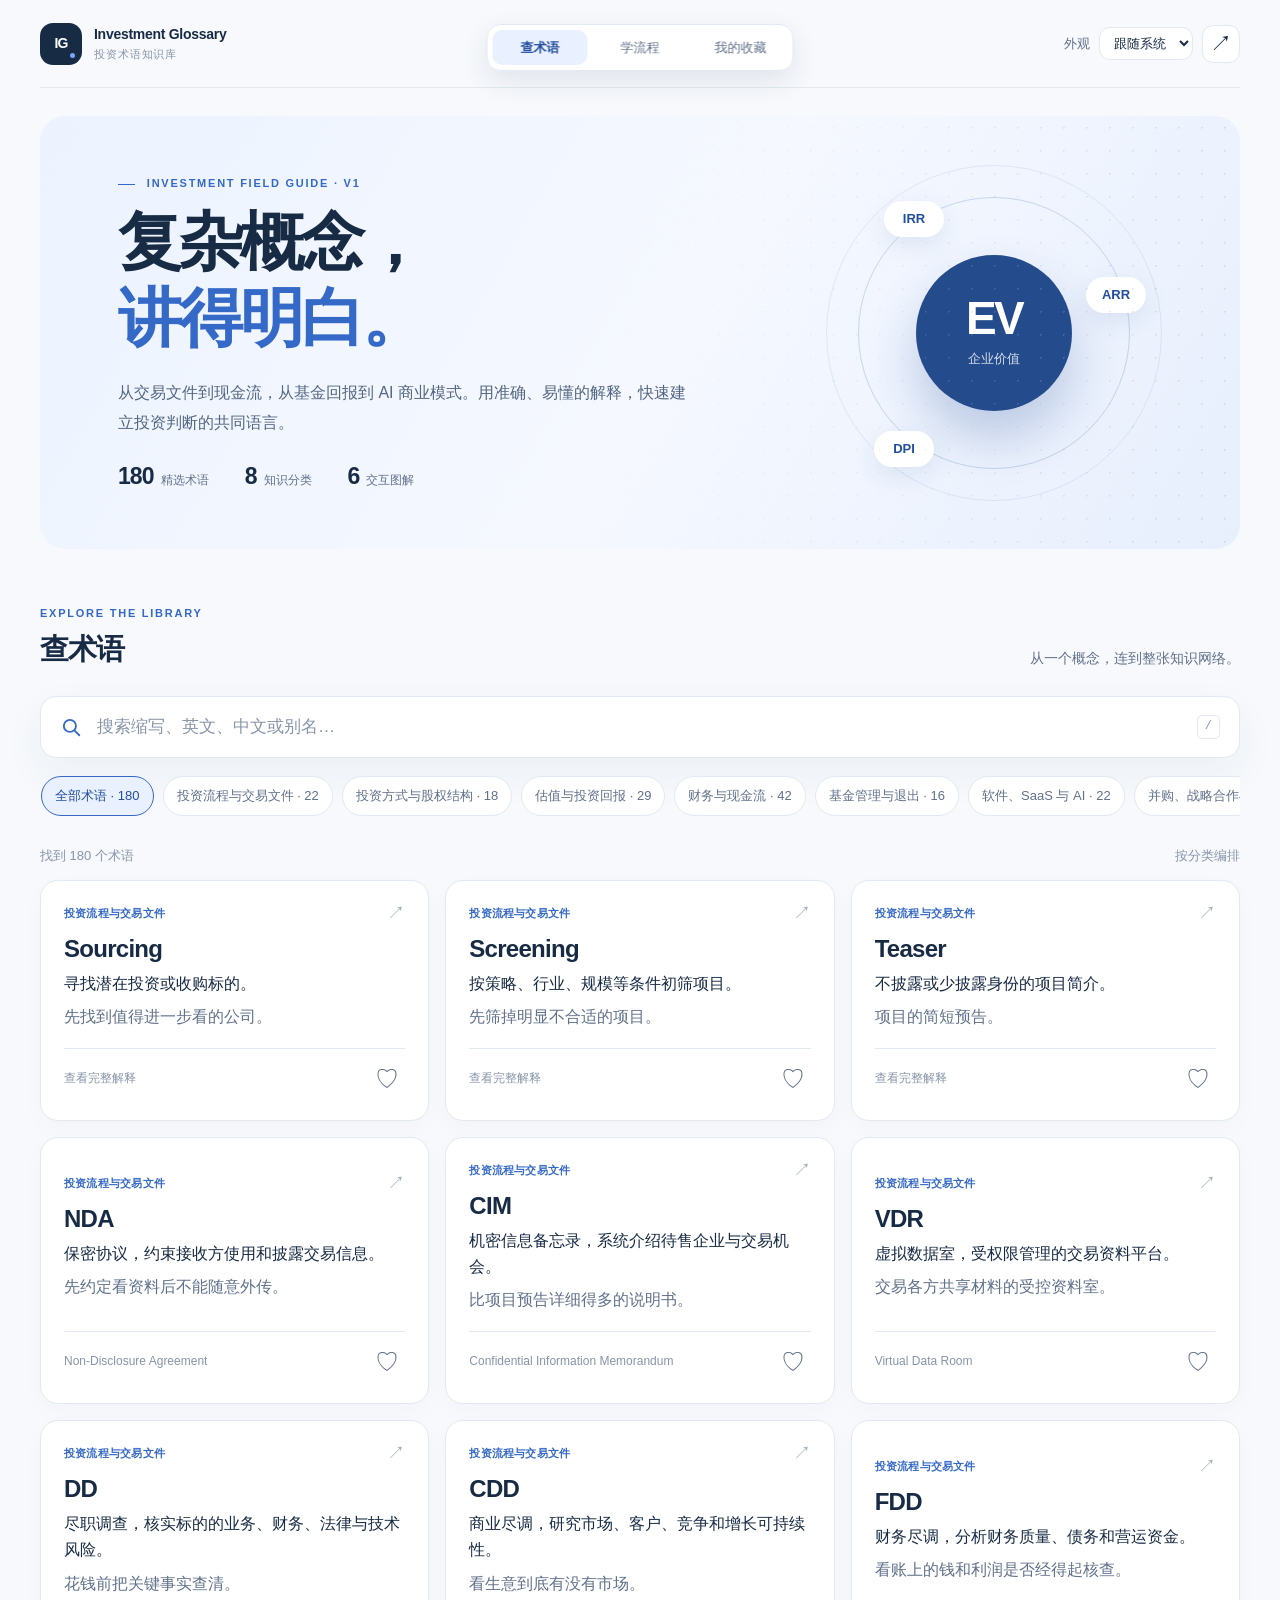
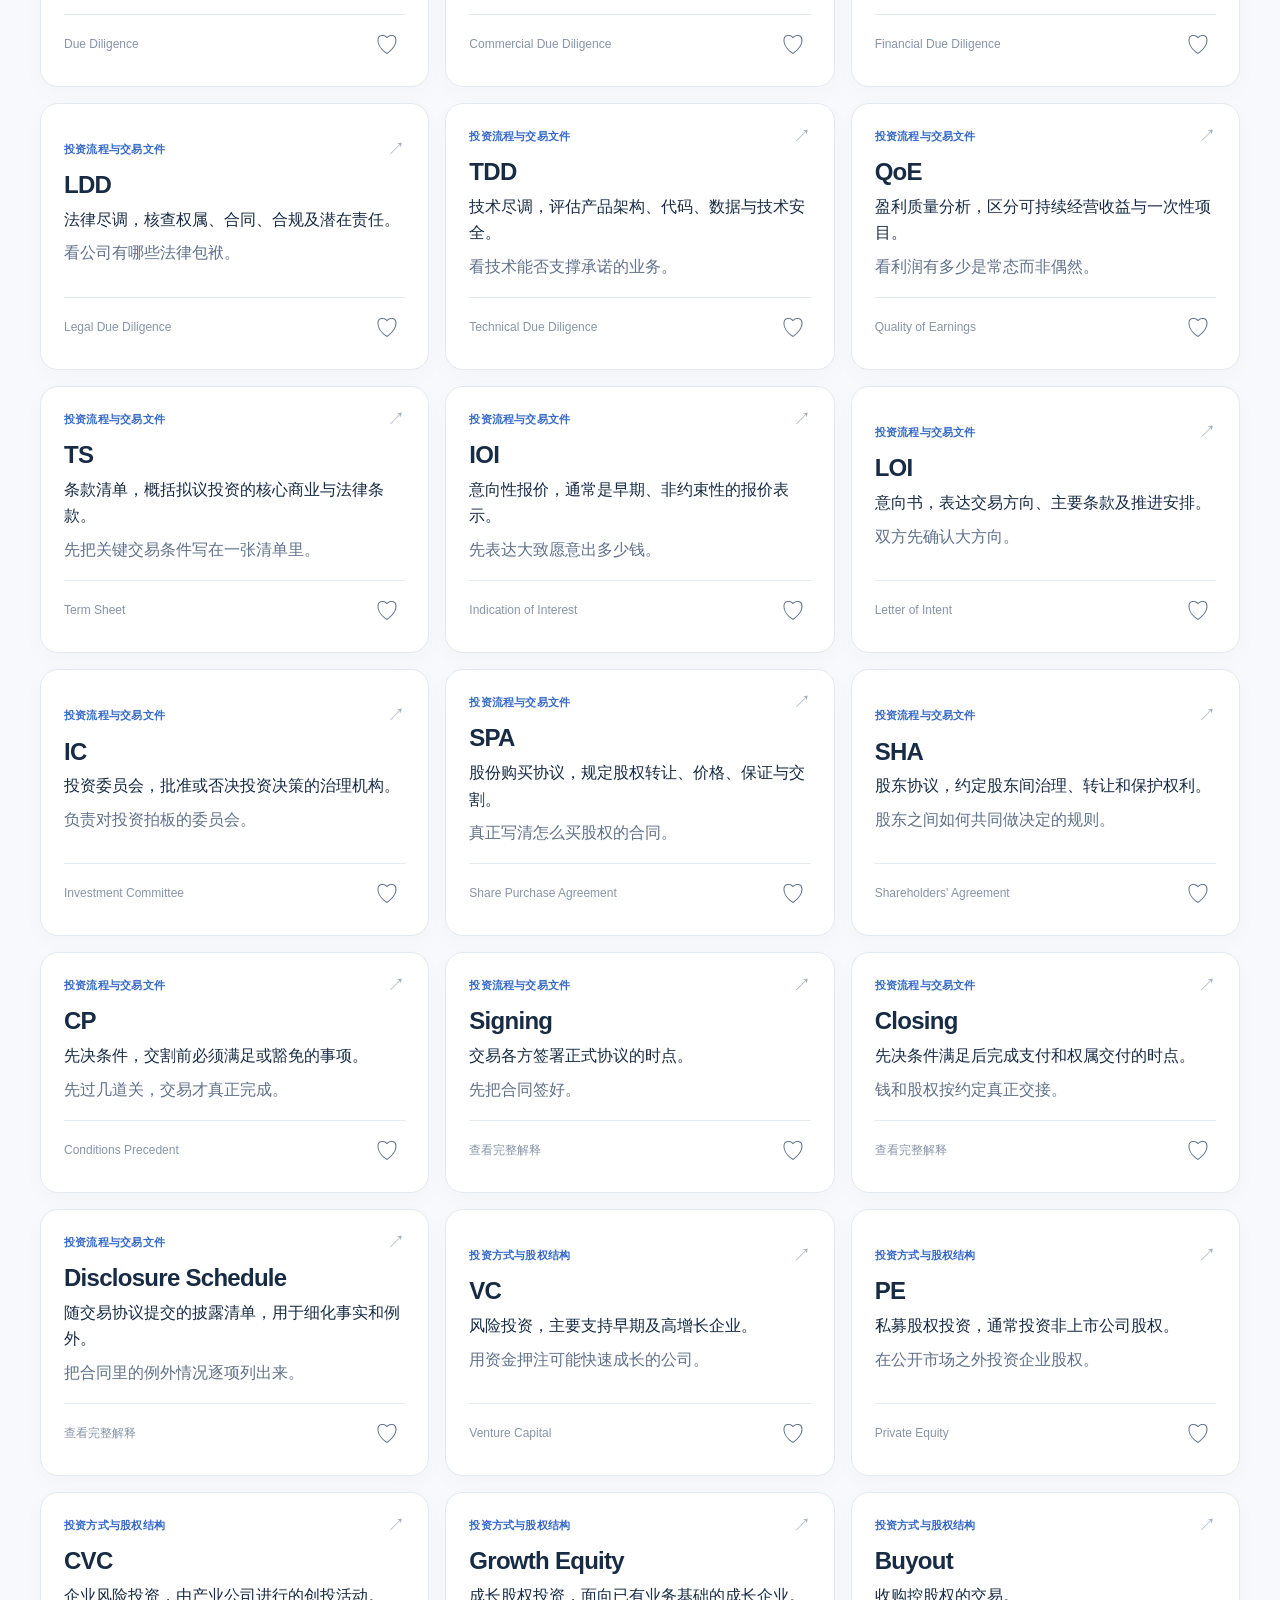
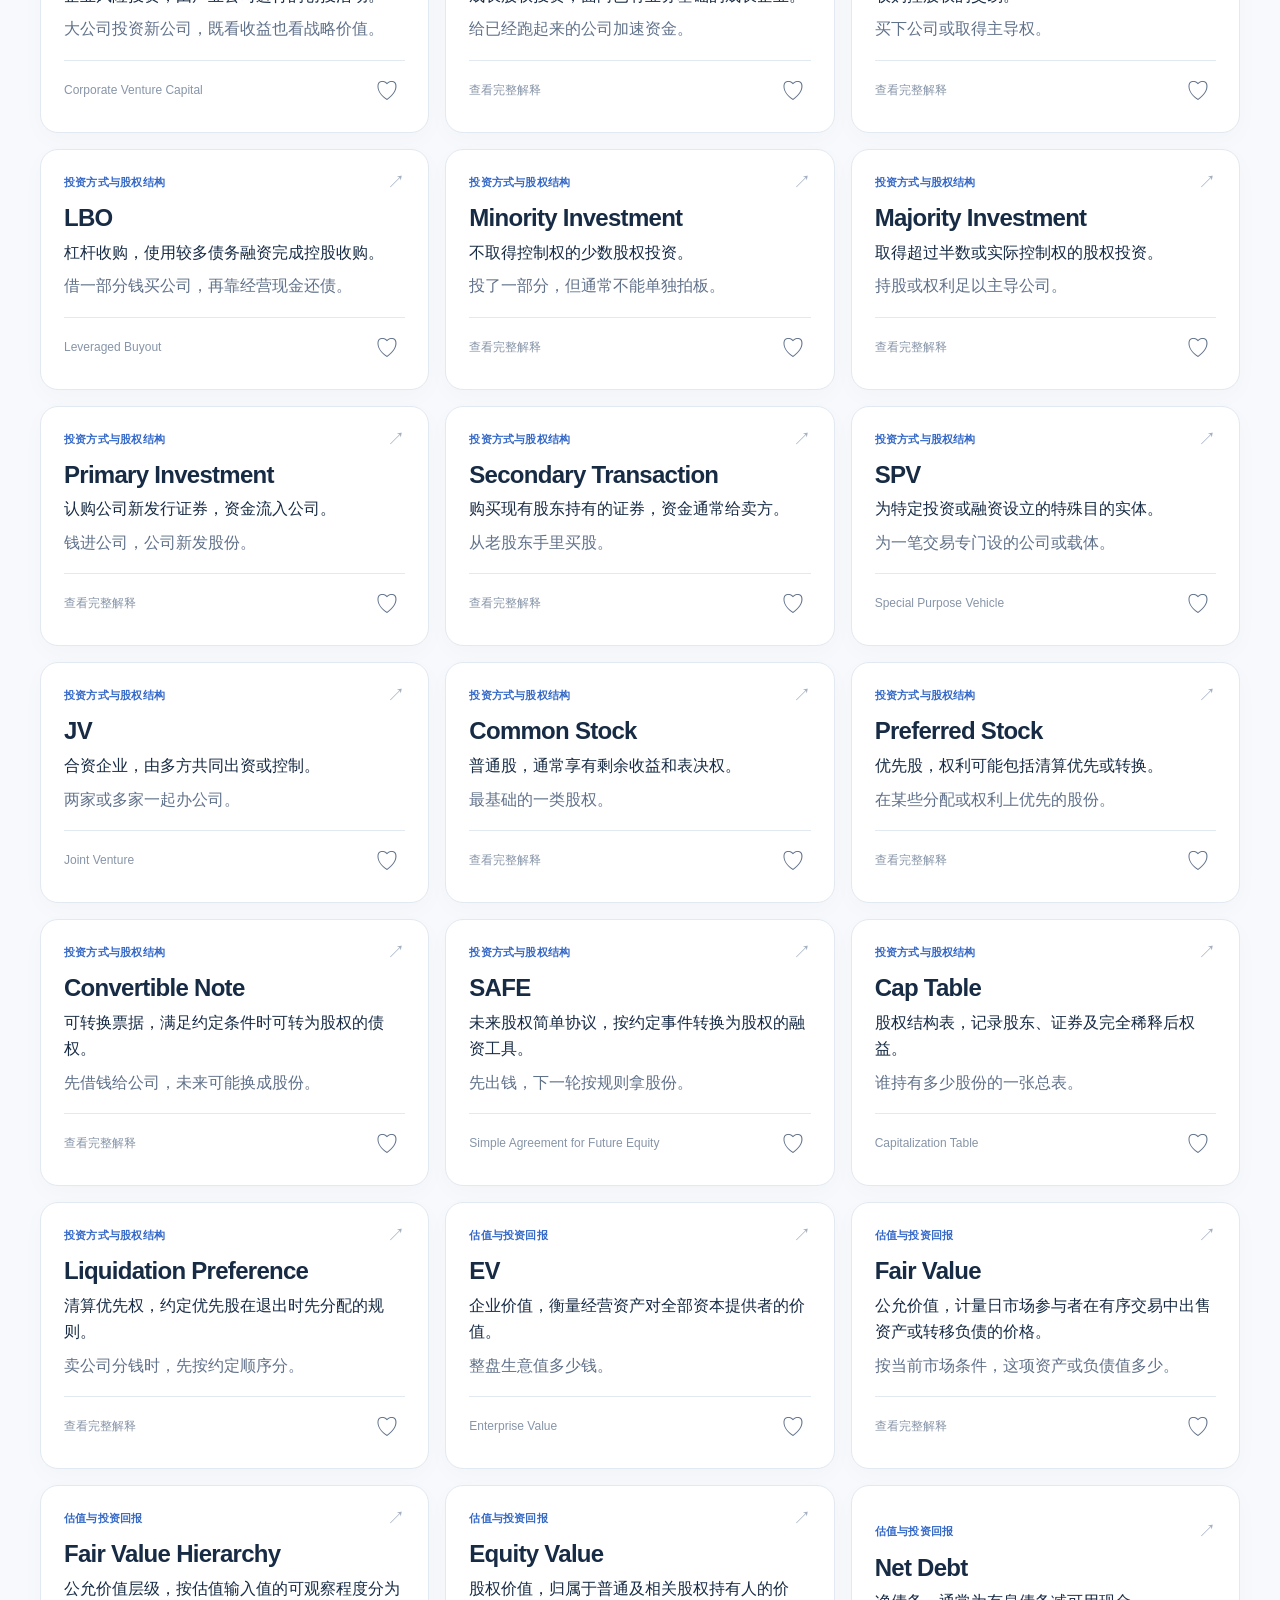
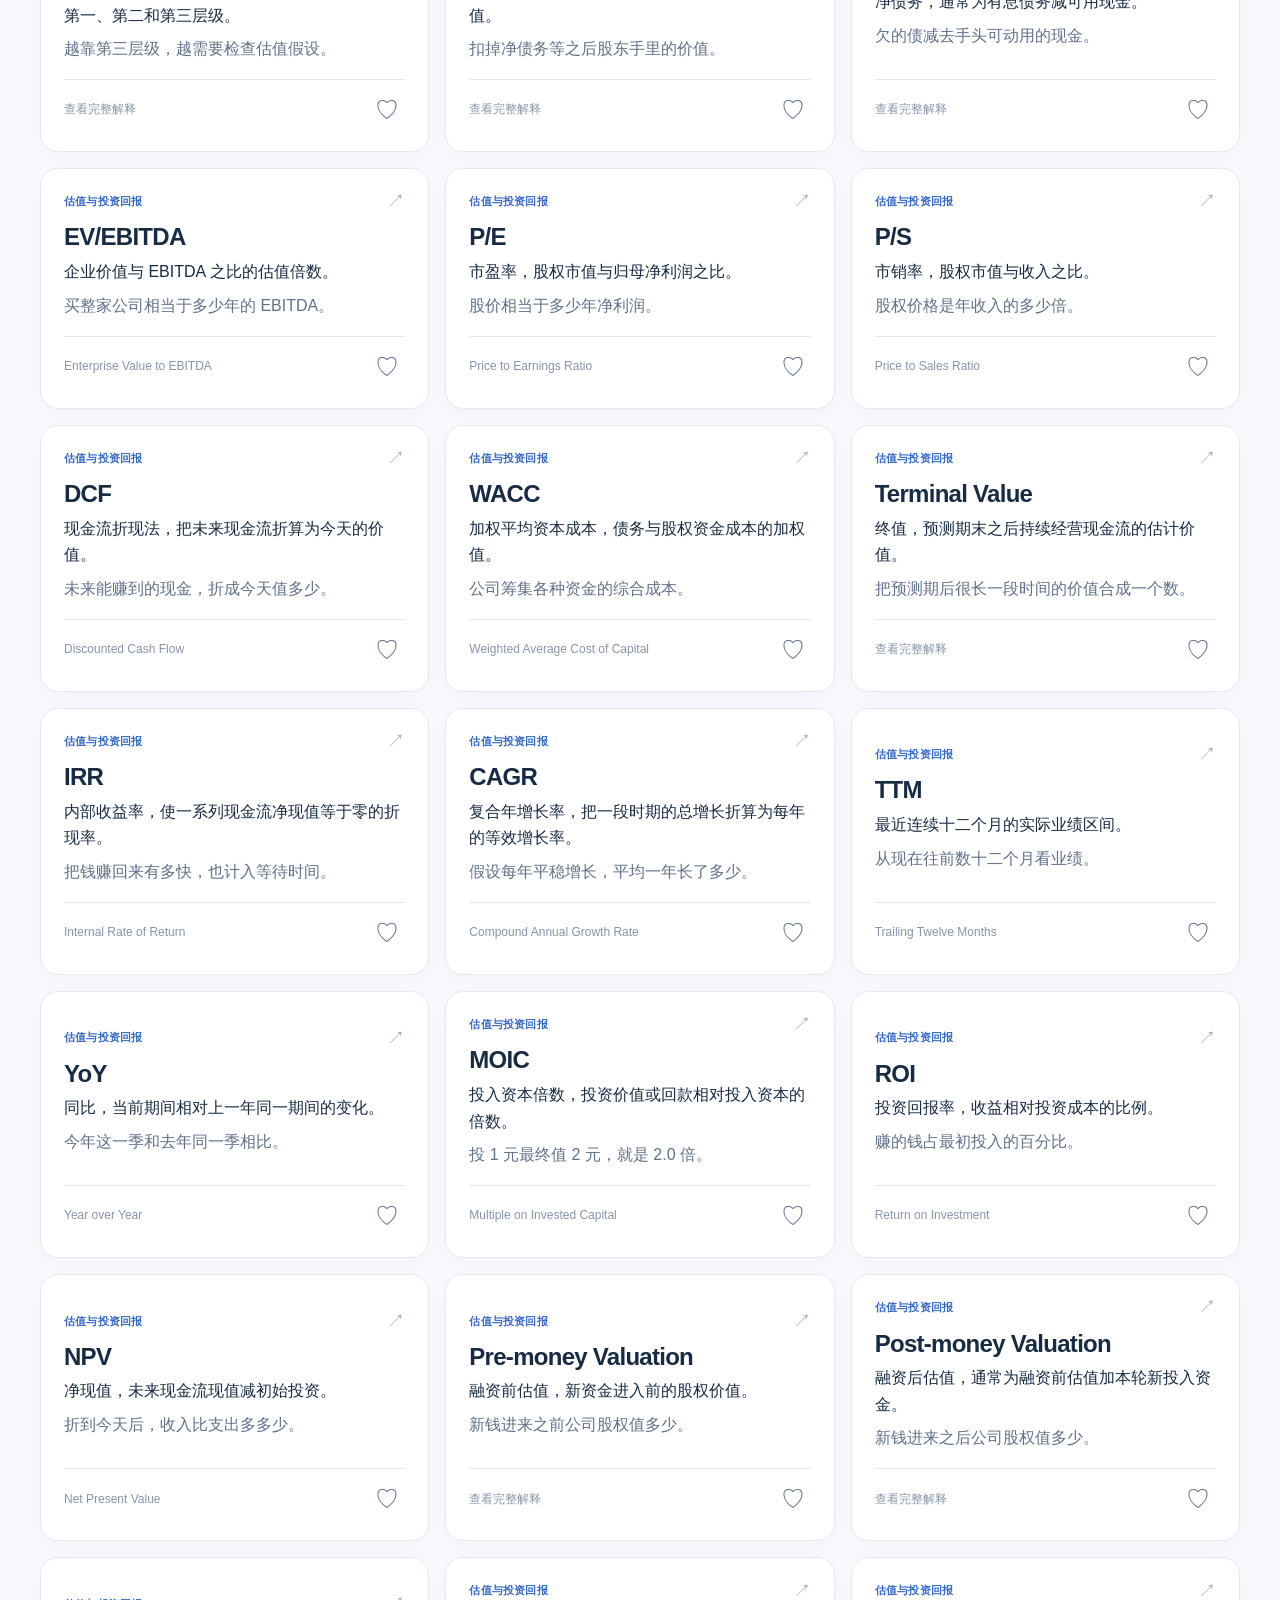
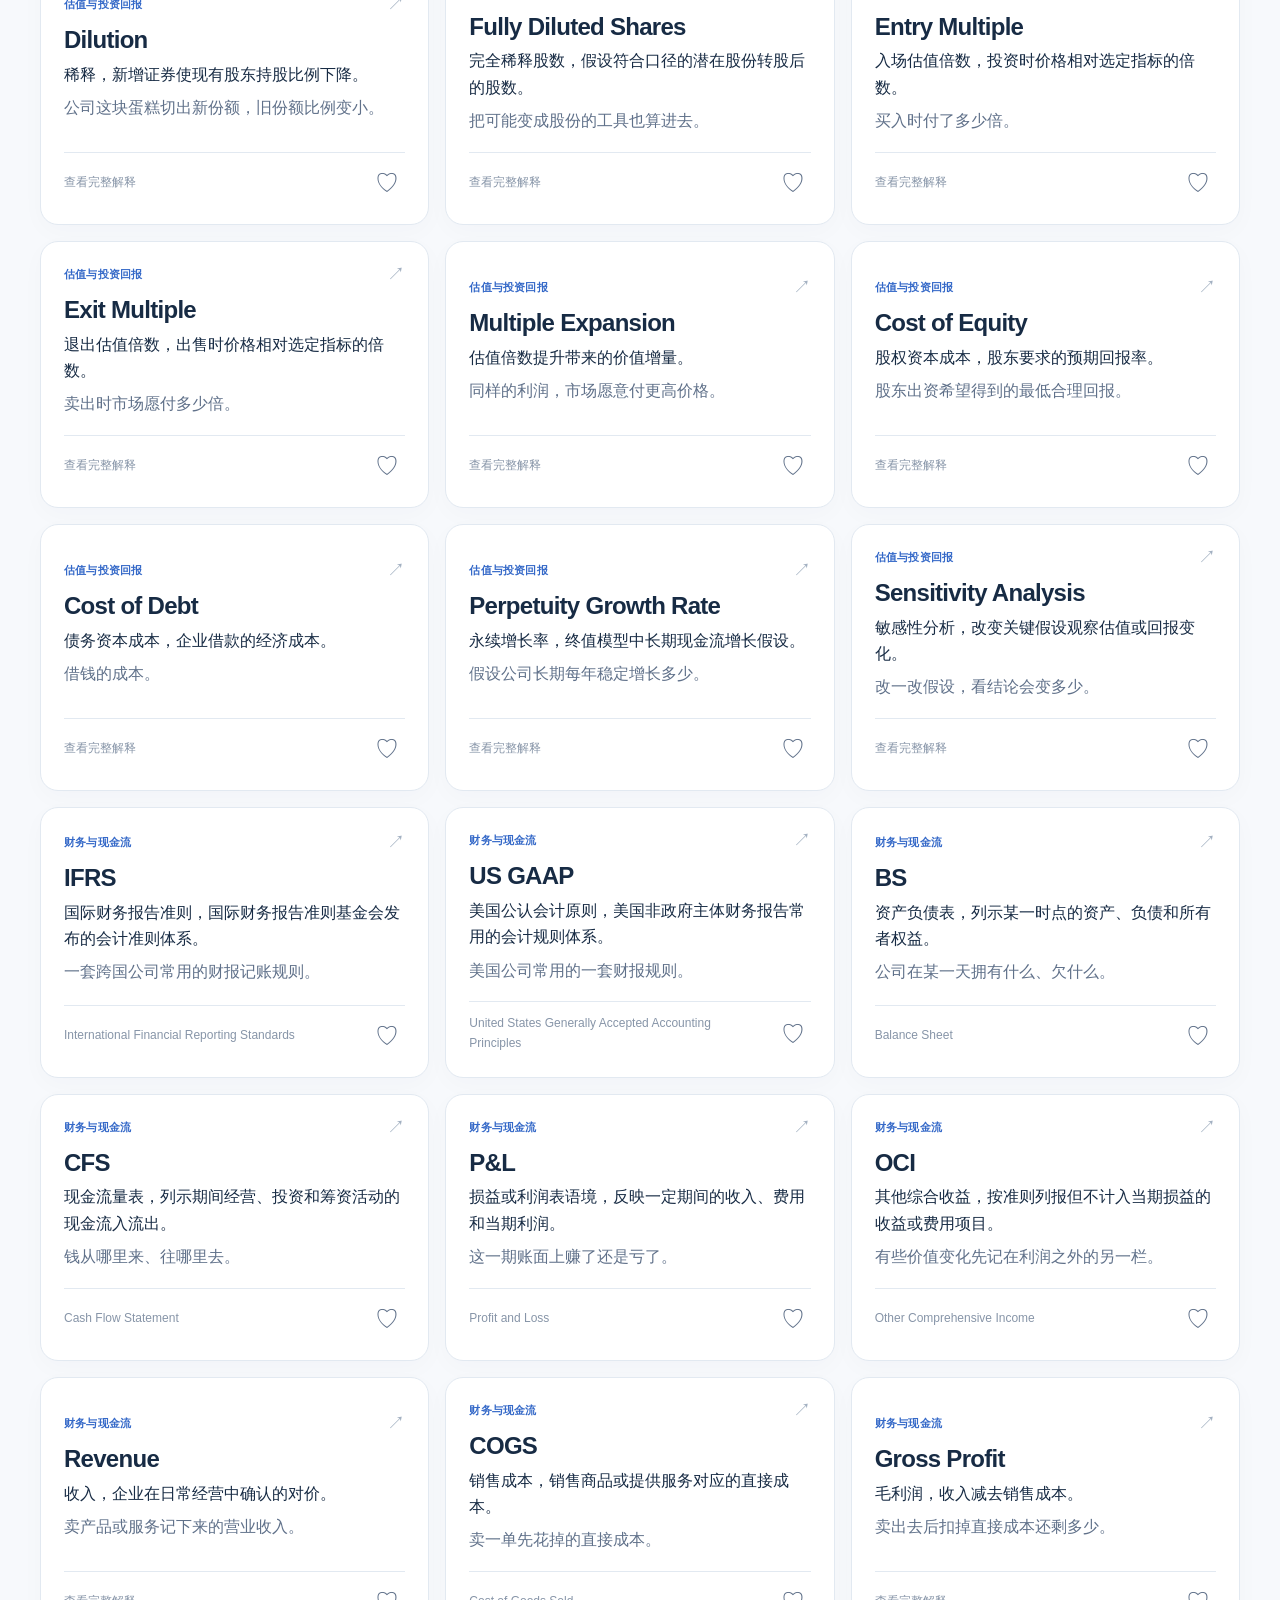
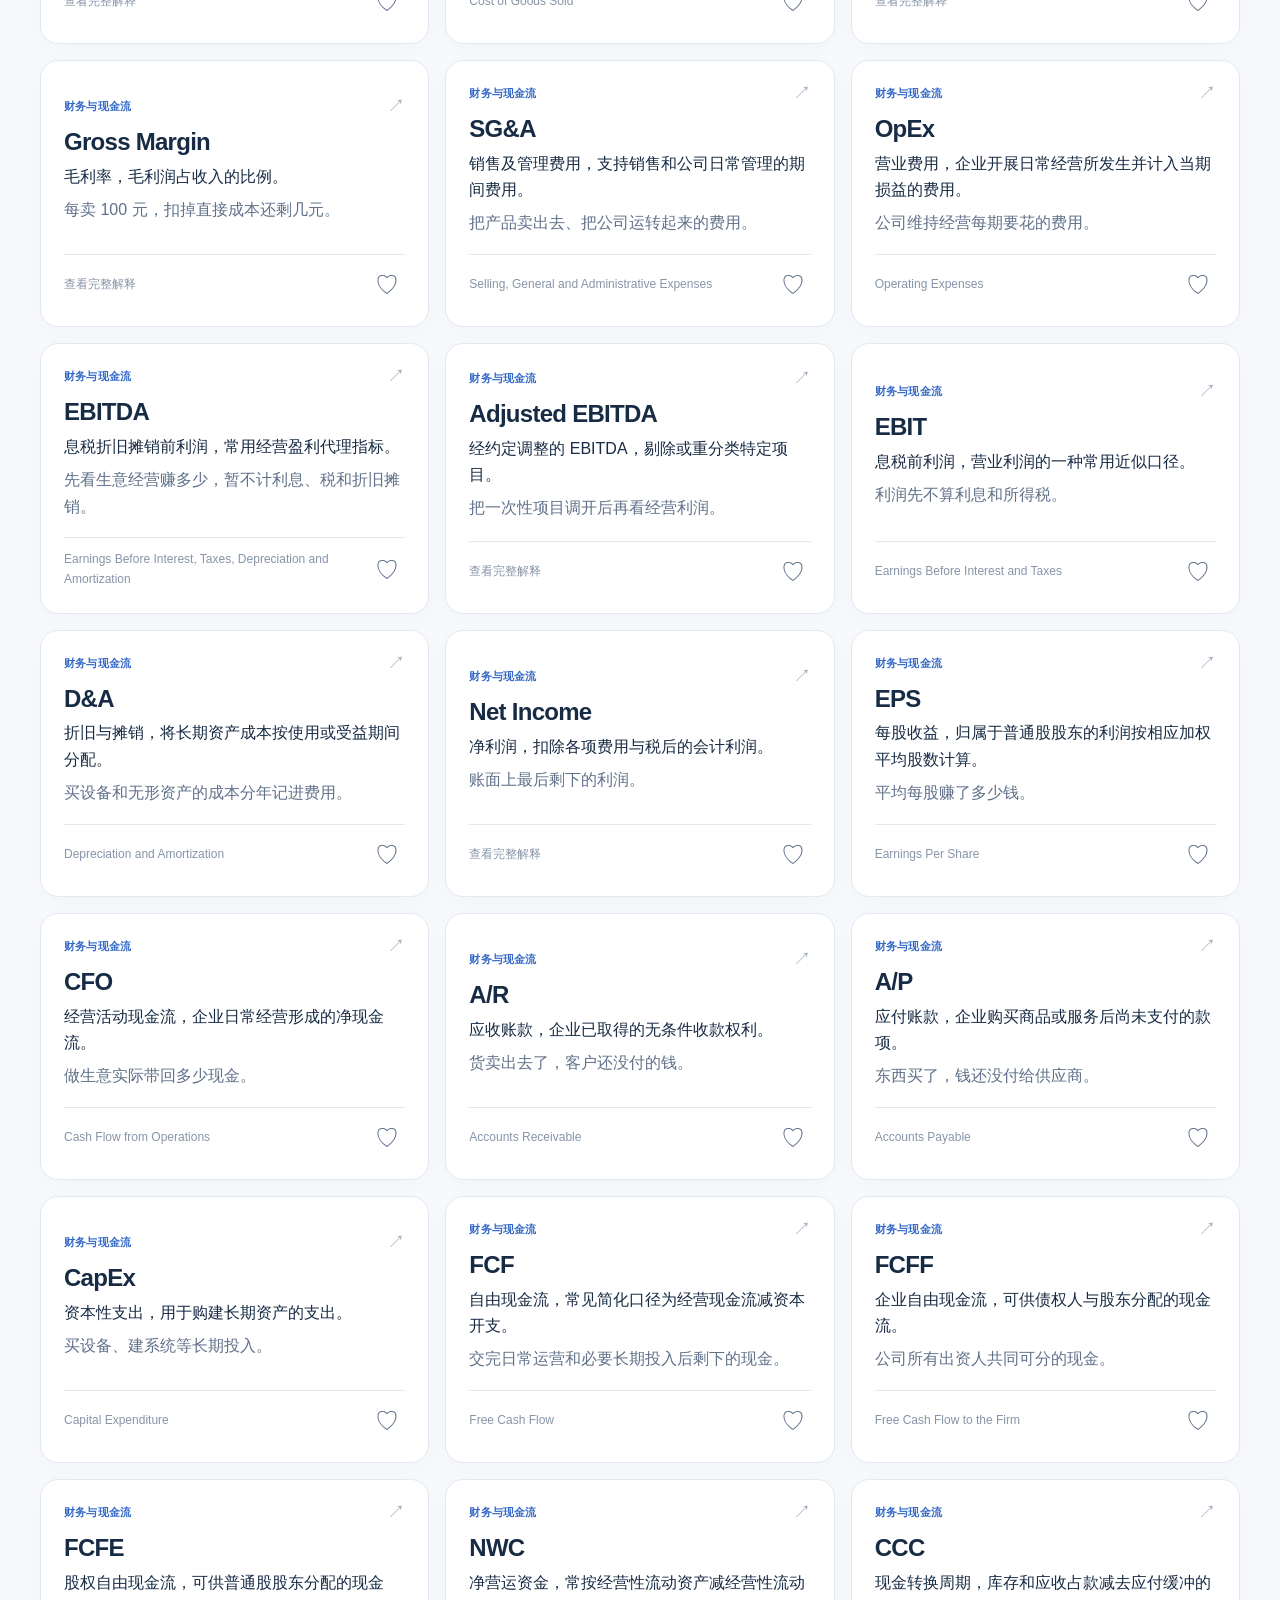
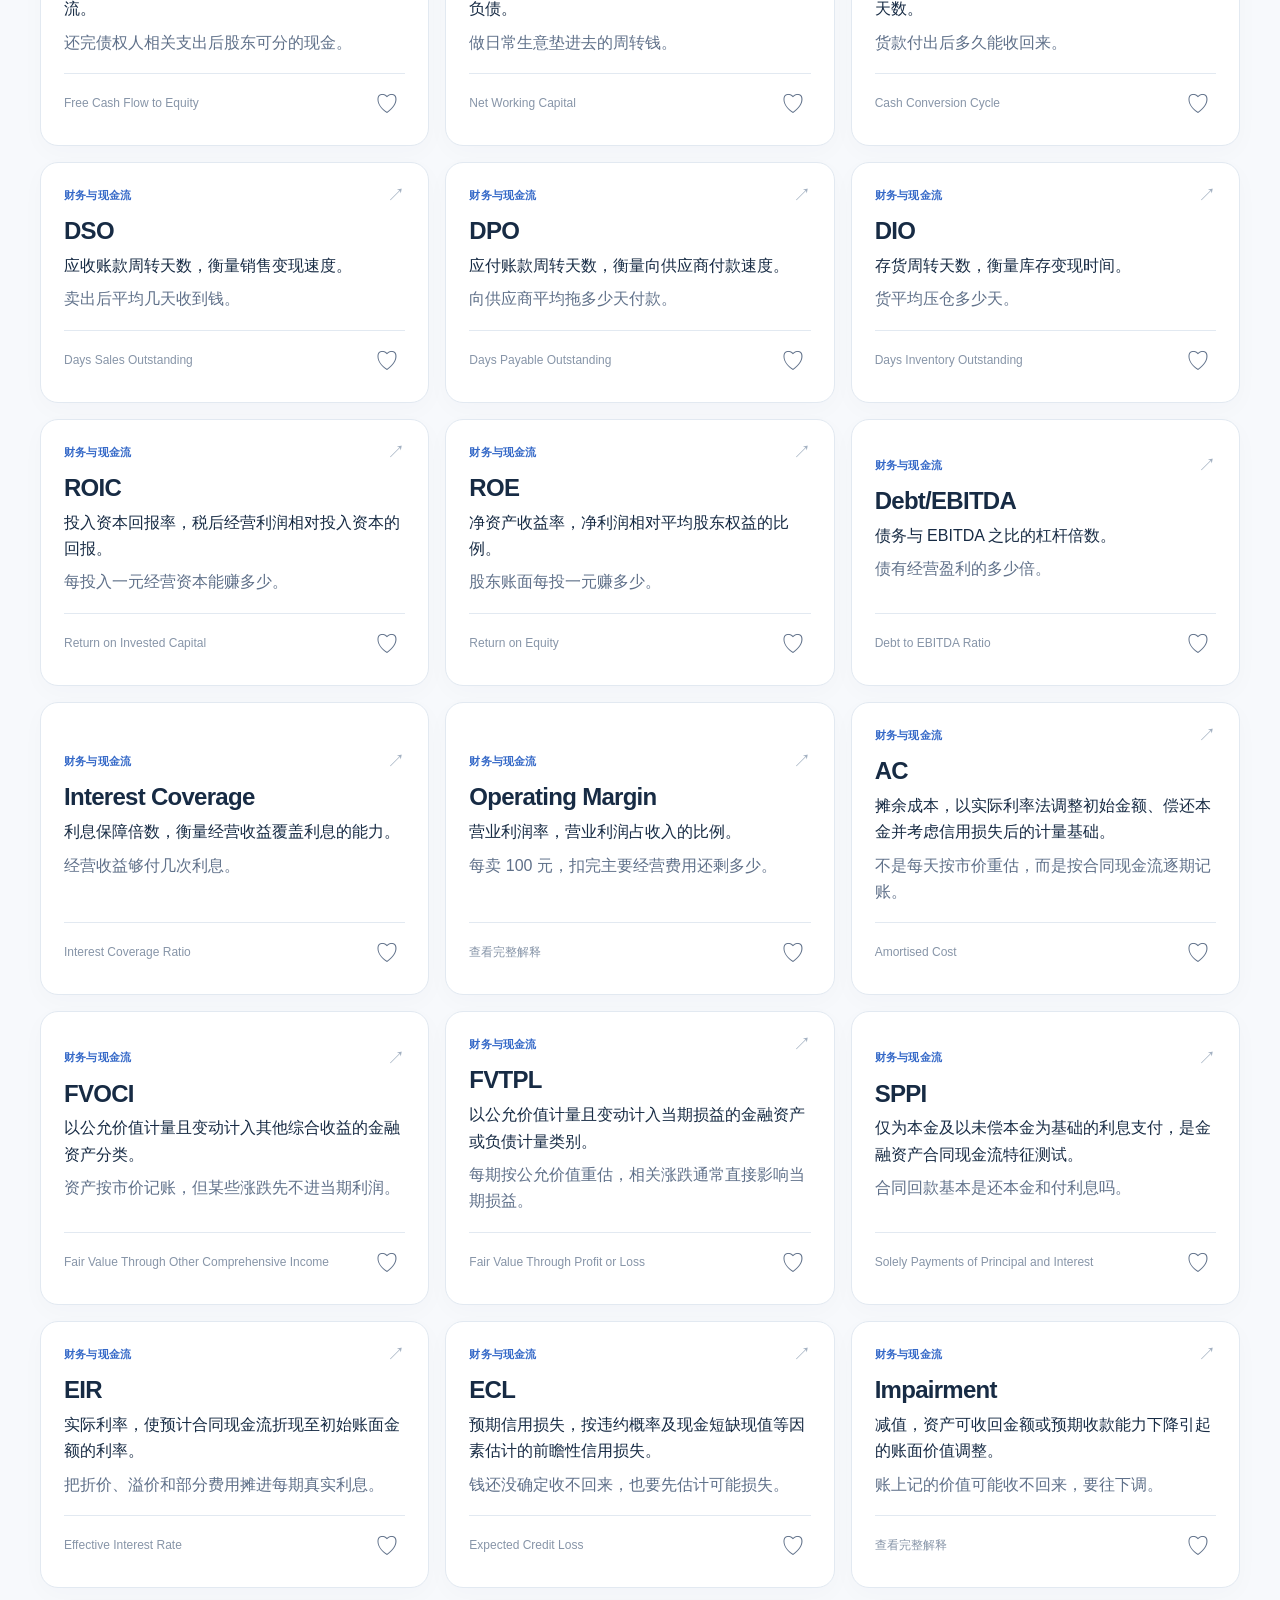
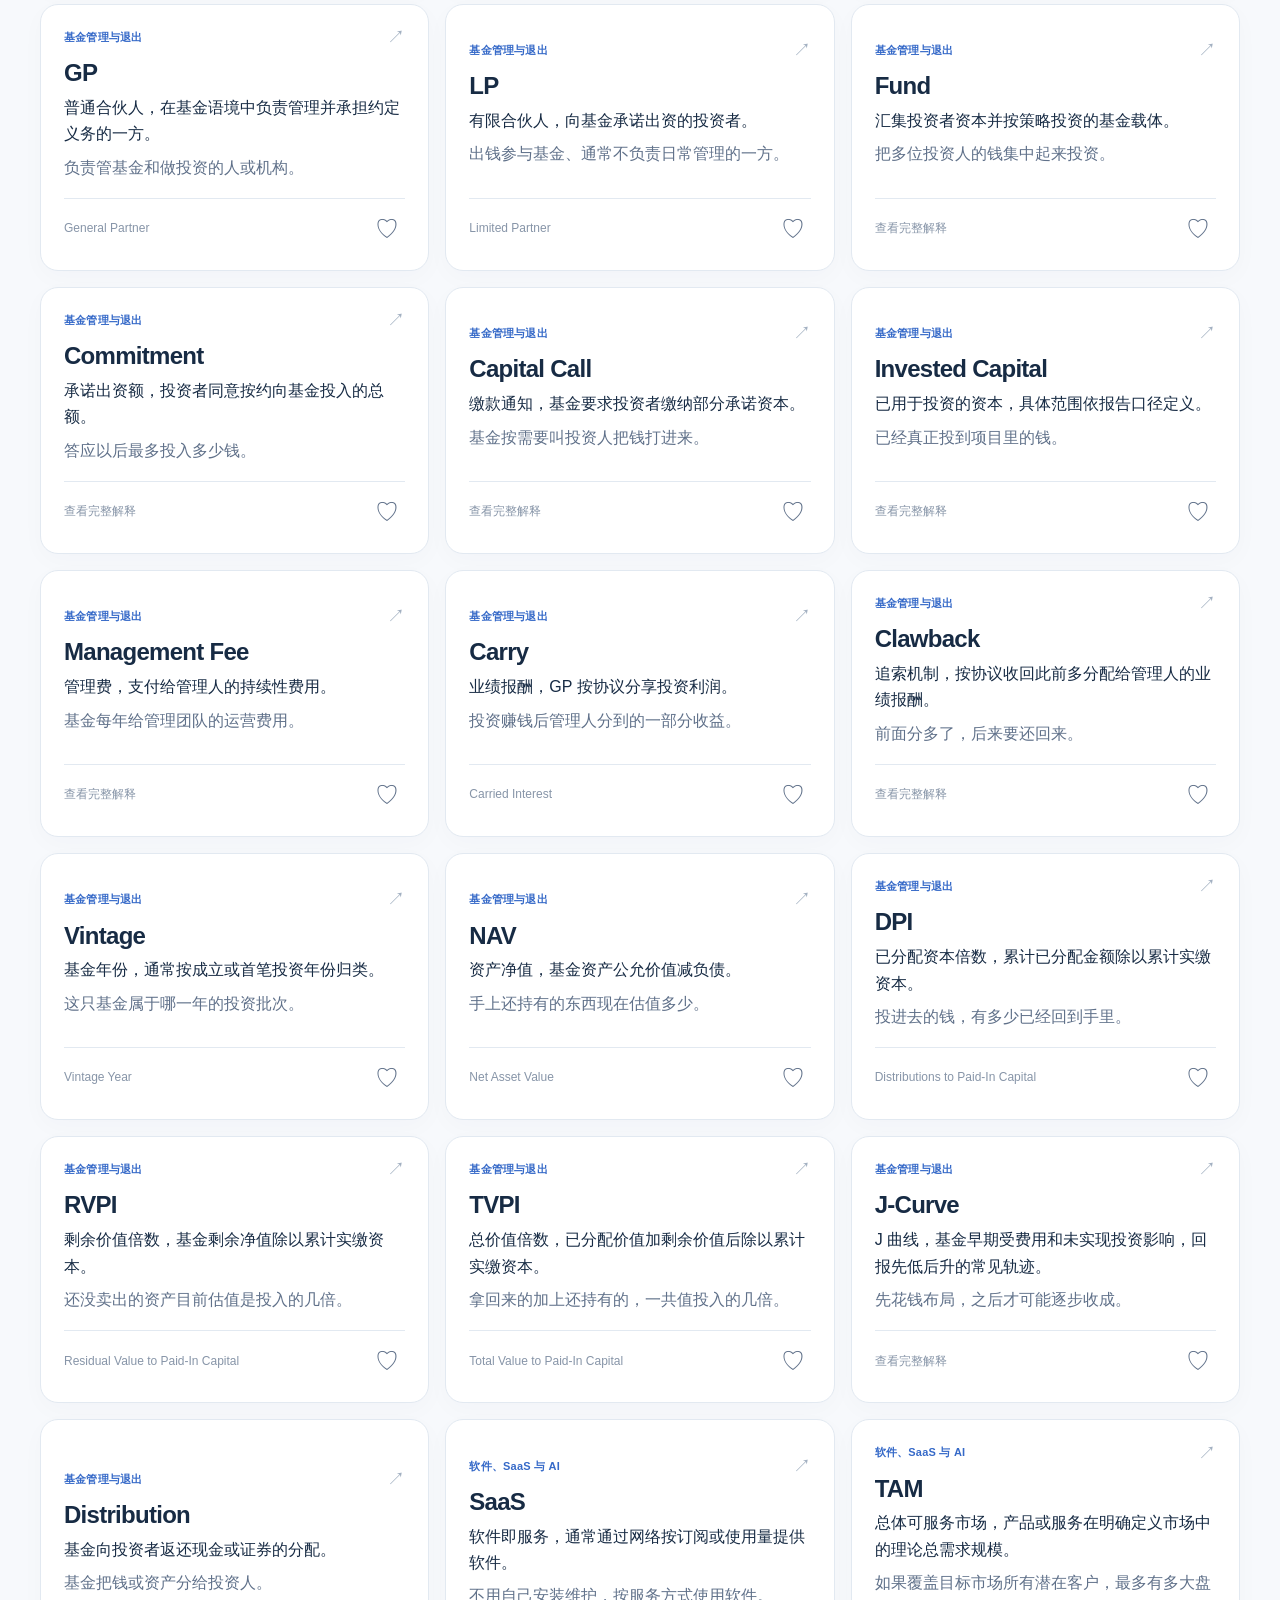
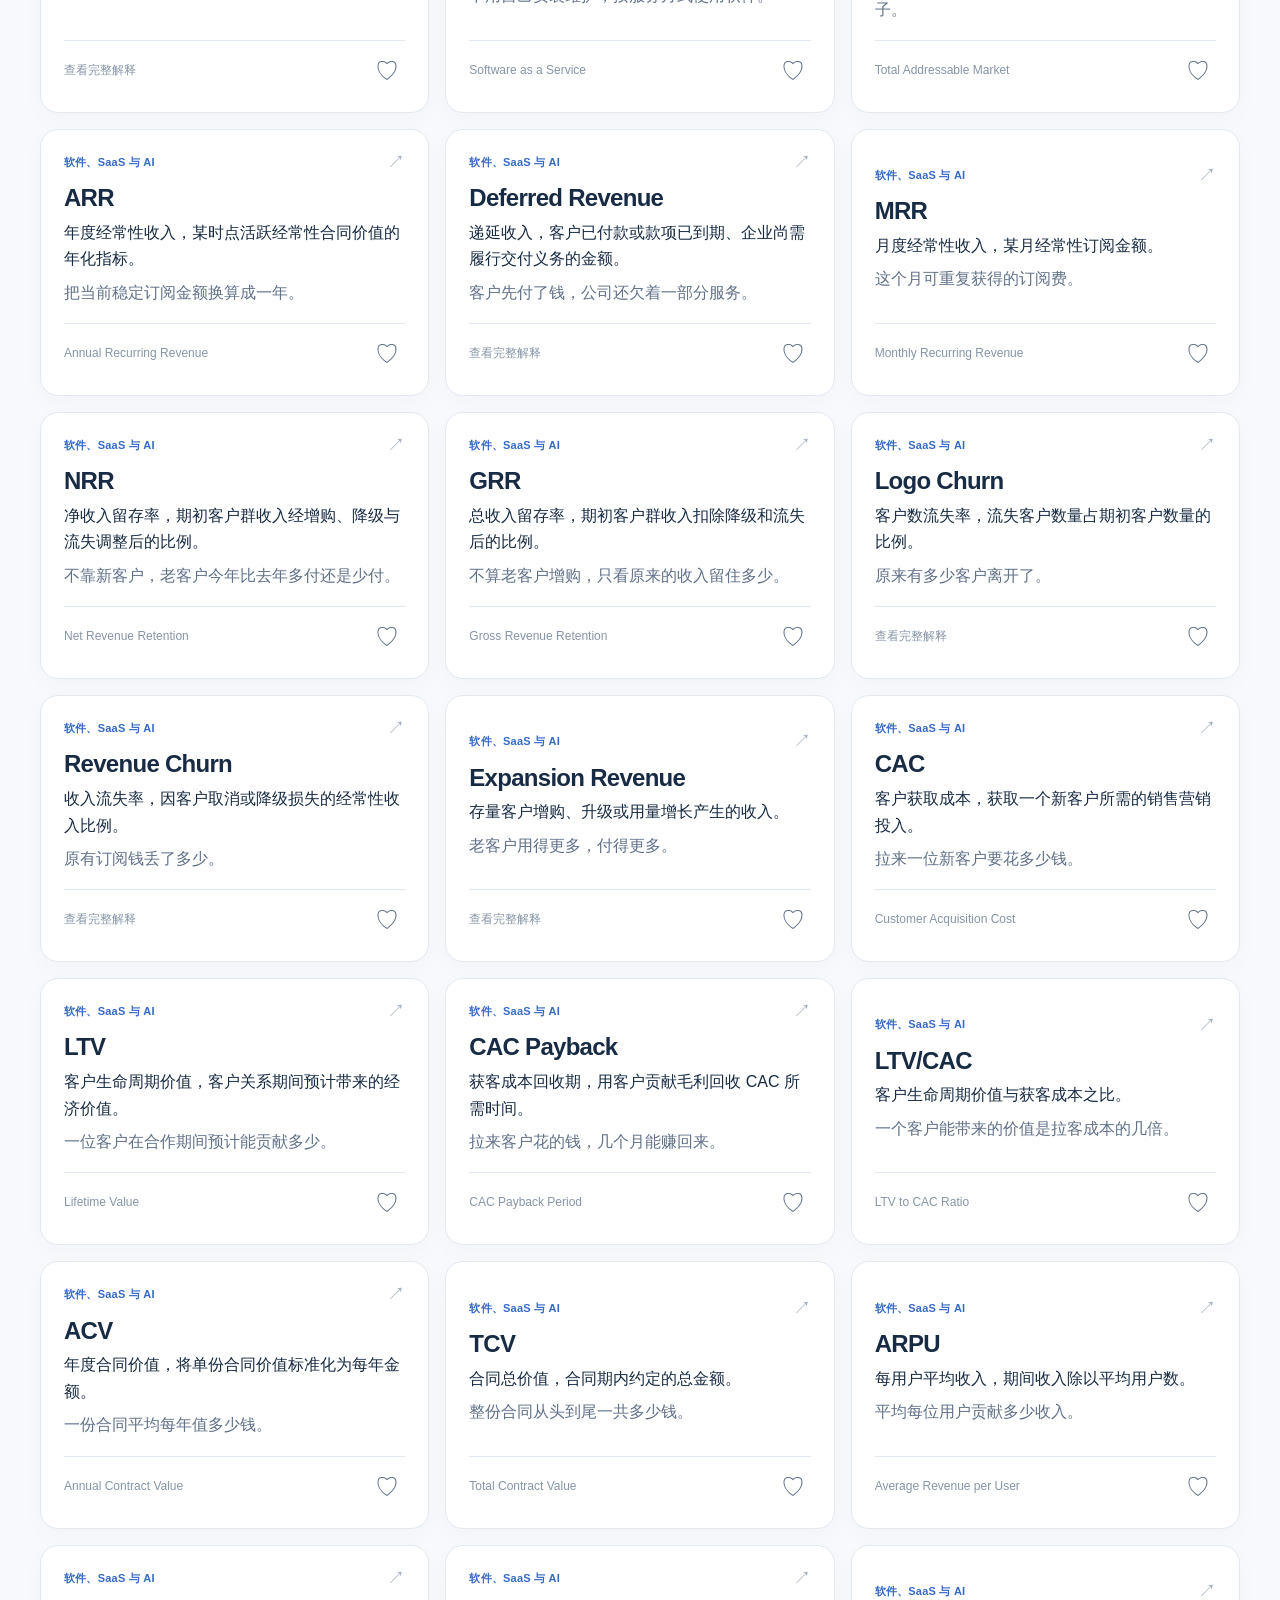
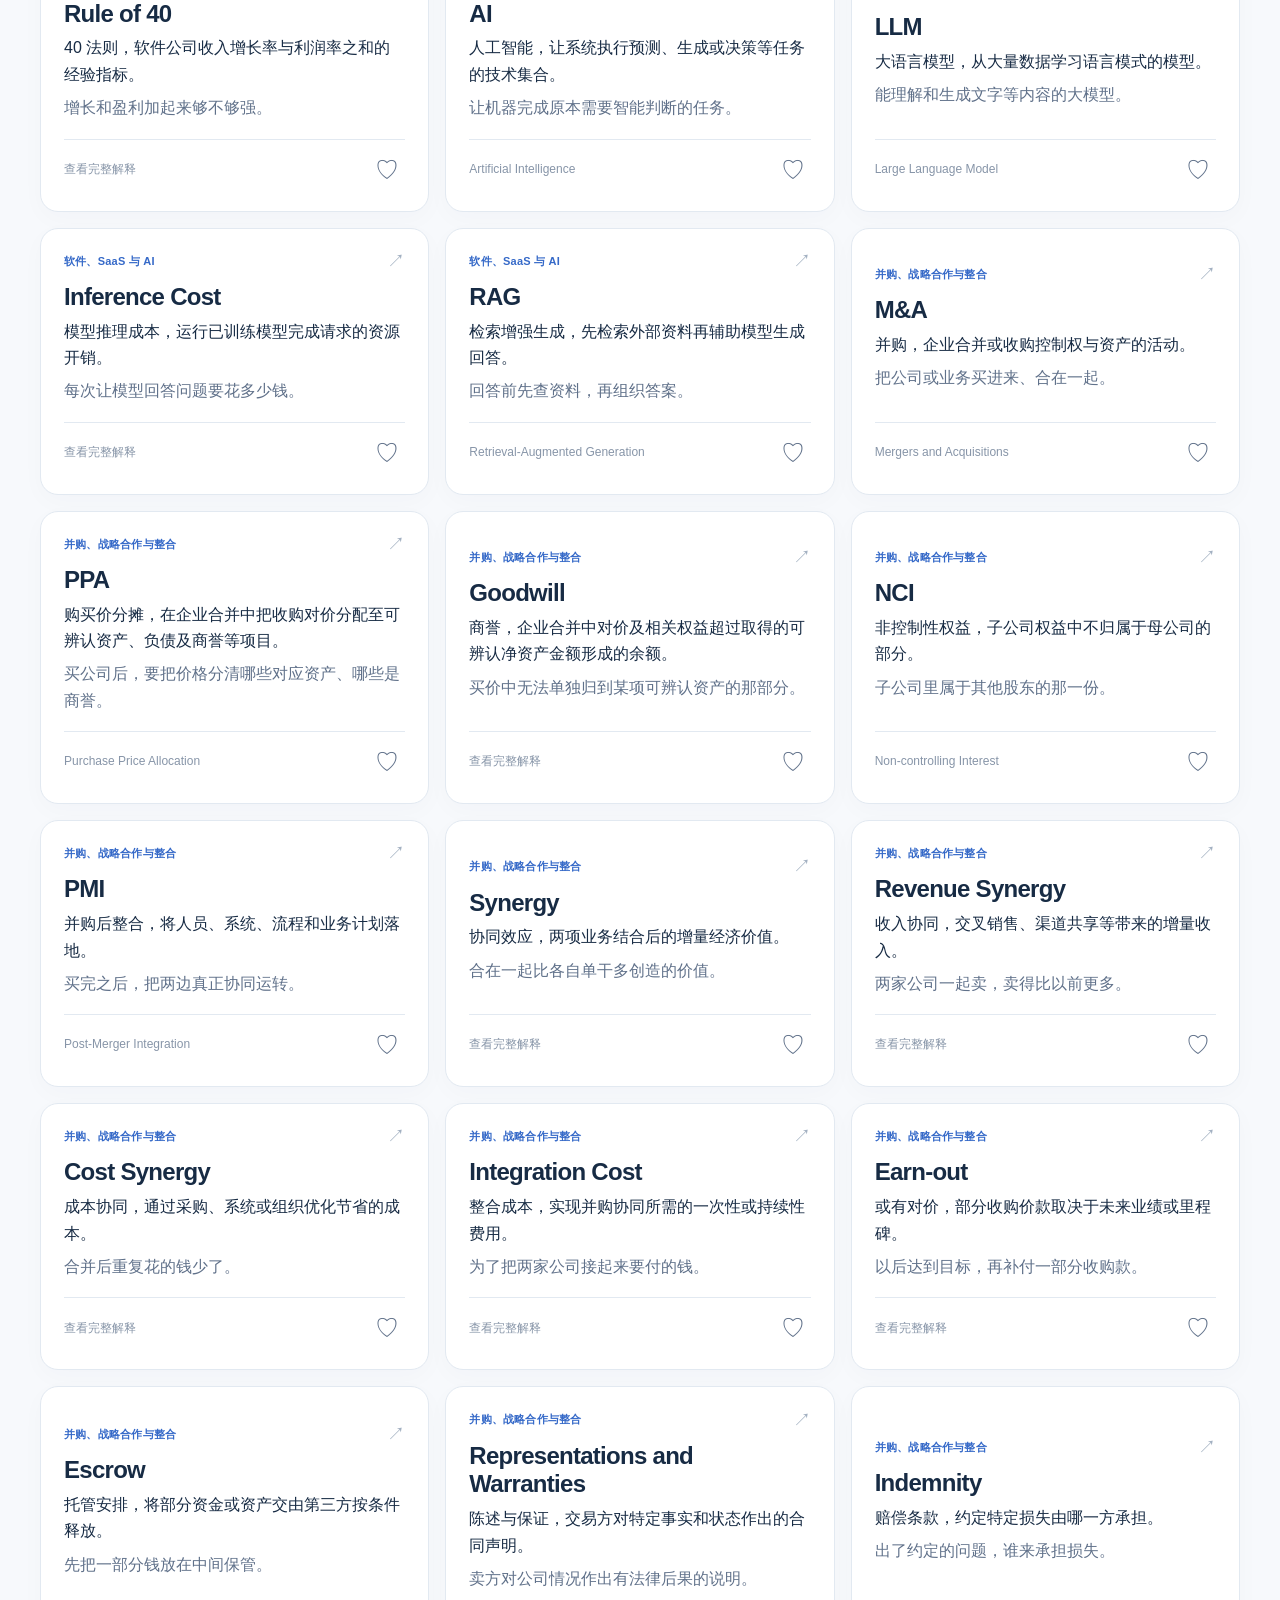
<file: index.html>
<!doctype html>
<html lang="zh-CN">
<head>
  <meta charset="utf-8">
  <meta name="viewport" content="width=device-width, initial-scale=1, viewport-fit=cover">
  <meta name="theme-color" content="#f7f9fc">
  <meta name="apple-mobile-web-app-capable" content="yes">
  <meta name="apple-mobile-web-app-title" content="投资术语">
  <meta name="apple-mobile-web-app-status-bar-style" content="default">
  <meta name="description" content="180 个常用投资术语、8 个分类与 6 张交互式图解。离线也能查阅的投资知识手册。">
  <link rel="canonical" href="https://jianzhinanhai.github.io/investment-glossary/">
  <meta property="og:type" content="website">
  <meta property="og:title" content="Investment Glossary｜投资术语知识库">
  <meta property="og:description" content="180 个常用投资术语、8 个分类与 6 张交互式图解。随时查阅的投资知识手册。">
  <meta property="og:url" content="https://jianzhinanhai.github.io/investment-glossary/">
  <meta property="og:image" content="https://jianzhinanhai.github.io/investment-glossary/assets/icon-512.png">
  <meta name="twitter:card" content="summary">
  <meta name="color-scheme" content="light dark">
  <link rel="icon" href="./assets/icon.svg" type="image/svg+xml">
  <link rel="manifest" href="./manifest.webmanifest">
  <link rel="apple-touch-icon" href="./assets/icon-192.png">
  <link rel="stylesheet" href="./styles.css">
  <title>Investment Glossary｜投资术语知识库</title>
  <script src="./diagrams.js" defer></script>
  <script src="./app.js" defer></script>
</head>
<body>
  <a class="skip-link" href="#main-content">跳到主要内容</a>
  <div class="site-shell">
    <header class="site-header">
      <div class="brand" aria-label="Investment Glossary">
        <span class="brand-mark" aria-hidden="true">IG<span class="brand-mark-dot"></span></span>
        <span class="brand-copy"><strong>Investment Glossary</strong><small>投资术语知识库</small></span>
      </div>
      <div class="header-actions">
        <label class="theme-label" for="theme-select">外观</label>
        <select id="theme-select" aria-label="外观模式">
          <option value="system">跟随系统</option>
          <option value="light">浅色</option>
          <option value="dark">深色</option>
        </select>
        <button id="install-btn" class="icon-button install-btn" type="button" aria-label="安装到主屏幕" title="安装到主屏幕">↗</button>
      </div>
    </header>

    <main id="main-content">
      <section id="discover-view" class="view" aria-labelledby="discover-title">
        <div class="hero">
          <div class="hero-copy">
            <p class="eyebrow"><span class="eyebrow-line"></span> INVESTMENT FIELD GUIDE · V1</p>
            <h1 id="discover-title">复杂概念，<br><em>讲得明白。</em></h1>
            <p class="hero-lede">从交易文件到现金流，从基金回报到 AI 商业模式。用准确、易懂的解释，快速建立投资判断的共同语言。</p>
            <div class="hero-metrics" aria-label="知识库内容">
              <span><strong id="hero-term-count">180</strong><small>精选术语</small></span>
              <span><strong>8</strong><small>知识分类</small></span>
              <span><strong>6</strong><small>交互图解</small></span>
            </div>
          </div>
          <div class="hero-graphic" aria-hidden="true">
            <div class="orbit orbit-one"></div><div class="orbit orbit-two"></div>
            <div class="graphic-center"><span>EV</span><small>企业价值</small></div>
            <span class="graphic-pill pill-one">IRR</span><span class="graphic-pill pill-two">ARR</span><span class="graphic-pill pill-three">DPI</span>
          </div>
        </div>

        <div class="section-heading search-heading"><div><p class="eyebrow">EXPLORE THE LIBRARY</p><h2>查术语</h2></div><p>从一个概念，连到整张知识网络。</p></div>
        <div class="search-box">
          <svg viewBox="0 0 24 24" aria-hidden="true"><circle cx="10.8" cy="10.8" r="6.6"></circle><path d="m16 16 5 5"></path></svg>
          <label class="sr-only" for="search-input">搜索缩写、英文、中文或别名</label>
          <input id="search-input" type="search" inputmode="search" autocomplete="off" placeholder="搜索缩写、英文、中文或别名…">
          <kbd class="search-shortcut">/</kbd>
        </div>
        <div id="category-chips" class="chip-row" role="group" aria-label="按分类筛选"></div>
        <div class="result-bar"><span id="result-count" aria-live="polite">加载词库中…</span><span id="sort-label">按分类编排</span></div>
        <div id="term-grid" class="term-grid"></div>
        <div id="empty-state" class="empty-state" hidden><span aria-hidden="true">⌕</span><h3>还没有匹配的术语</h3><p>试试英文缩写、完整名称，或换一个分类。</p><button id="clear-search" type="button" class="text-button">清除筛选</button></div>
      </section>

      <section id="learn-view" class="view" aria-labelledby="learn-title" hidden>
        <div class="view-intro"><p class="eyebrow">VISUAL LEARNING</p><h1 id="learn-title">用图，<em>看懂投资。</em></h1><p>六张可交互图解，把流程、结构和公式放到真实决策场景中。点击蓝色节点可直接阅读术语。</p></div>
        <div class="learning-panel">
          <div class="panel-heading"><div><p class="eyebrow">A LITTLE EVERY DAY</p><h2>本次推荐 5 个</h2></div><button id="refresh-recs" class="text-button" type="button">换一组 ↗</button></div>
          <p id="progress-copy" class="progress-copy" aria-live="polite"></p>
          <div class="progress-track" role="progressbar" aria-label="已掌握术语进度" aria-valuemin="0" aria-valuemax="180" aria-valuenow="0"><span id="progress-fill"></span></div>
          <div id="recommendations" class="recommendations"></div>
        </div>
        <div class="section-heading diagram-heading"><div><p class="eyebrow">THE BIG PICTURE</p><h2>六张结构图解</h2></div><p>蓝色节点可点，示例数据均为演示。</p></div>
        <div id="diagram-grid" class="diagram-grid"></div>
      </section>

      <section id="saved-view" class="view" aria-labelledby="saved-title" hidden>
        <div class="view-intro compact"><p class="eyebrow">YOUR READING DESK</p><h1 id="saved-title">我的<em>收藏。</em></h1><p>把重要概念留在手边。收藏与学习进度只保存在当前浏览器。</p></div>
        <div class="search-box saved-search"><svg viewBox="0 0 24 24" aria-hidden="true"><circle cx="10.8" cy="10.8" r="6.6"></circle><path d="m16 16 5 5"></path></svg><label class="sr-only" for="saved-search-input">搜索已收藏术语</label><input id="saved-search-input" type="search" placeholder="搜索已收藏术语…"></div>
        <div class="result-bar"><span id="saved-count" aria-live="polite"></span><span>本机保存</span></div>
        <div id="saved-grid" class="term-grid"></div>
        <div id="saved-empty" class="empty-state" hidden><span aria-hidden="true">♡</span><h3>收藏夹还是空的</h3><p>遇到想反复查阅的概念，点卡片上的收藏按钮即可。</p><button id="explore-terms" type="button" class="text-button">去查术语 →</button></div>
      </section>
    </main>

    <footer class="site-footer"><span>INVESTMENT GLOSSARY · V1</span><p>概念学习工具，不构成投资建议。财务与基金指标须核对具体合同和报告口径。</p><button id="share-site" type="button">分享网站 ↗</button><a href="./sources.html">定义口径与参考来源 ↗</a></footer>
  </div>

  <nav class="bottom-nav" aria-label="主导航">
    <button type="button" data-view="discover" aria-current="page"><span class="nav-icon" aria-hidden="true">⌕</span><span>查术语</span></button>
    <button type="button" data-view="learn"><span class="nav-icon" aria-hidden="true">◇</span><span>学流程</span></button>
    <button type="button" data-view="saved"><span class="nav-icon" aria-hidden="true">♡</span><span>我的收藏</span></button>
  </nav>

  <dialog id="term-dialog" aria-labelledby="dialog-term">
    <div class="dialog-frame">
      <div class="dialog-top"><span id="dialog-category" class="dialog-category"></span><button id="dialog-close" type="button" class="icon-button close-button" aria-label="关闭词条详情">×</button></div>
      <div id="dialog-body"></div>
    </div>
  </dialog>
  <div id="toast" class="toast" role="status" aria-live="polite"></div>
  <noscript><p class="no-script">本知识库需要启用 JavaScript 才能搜索和浏览词条。</p></noscript>
</body>
</html>
</file>
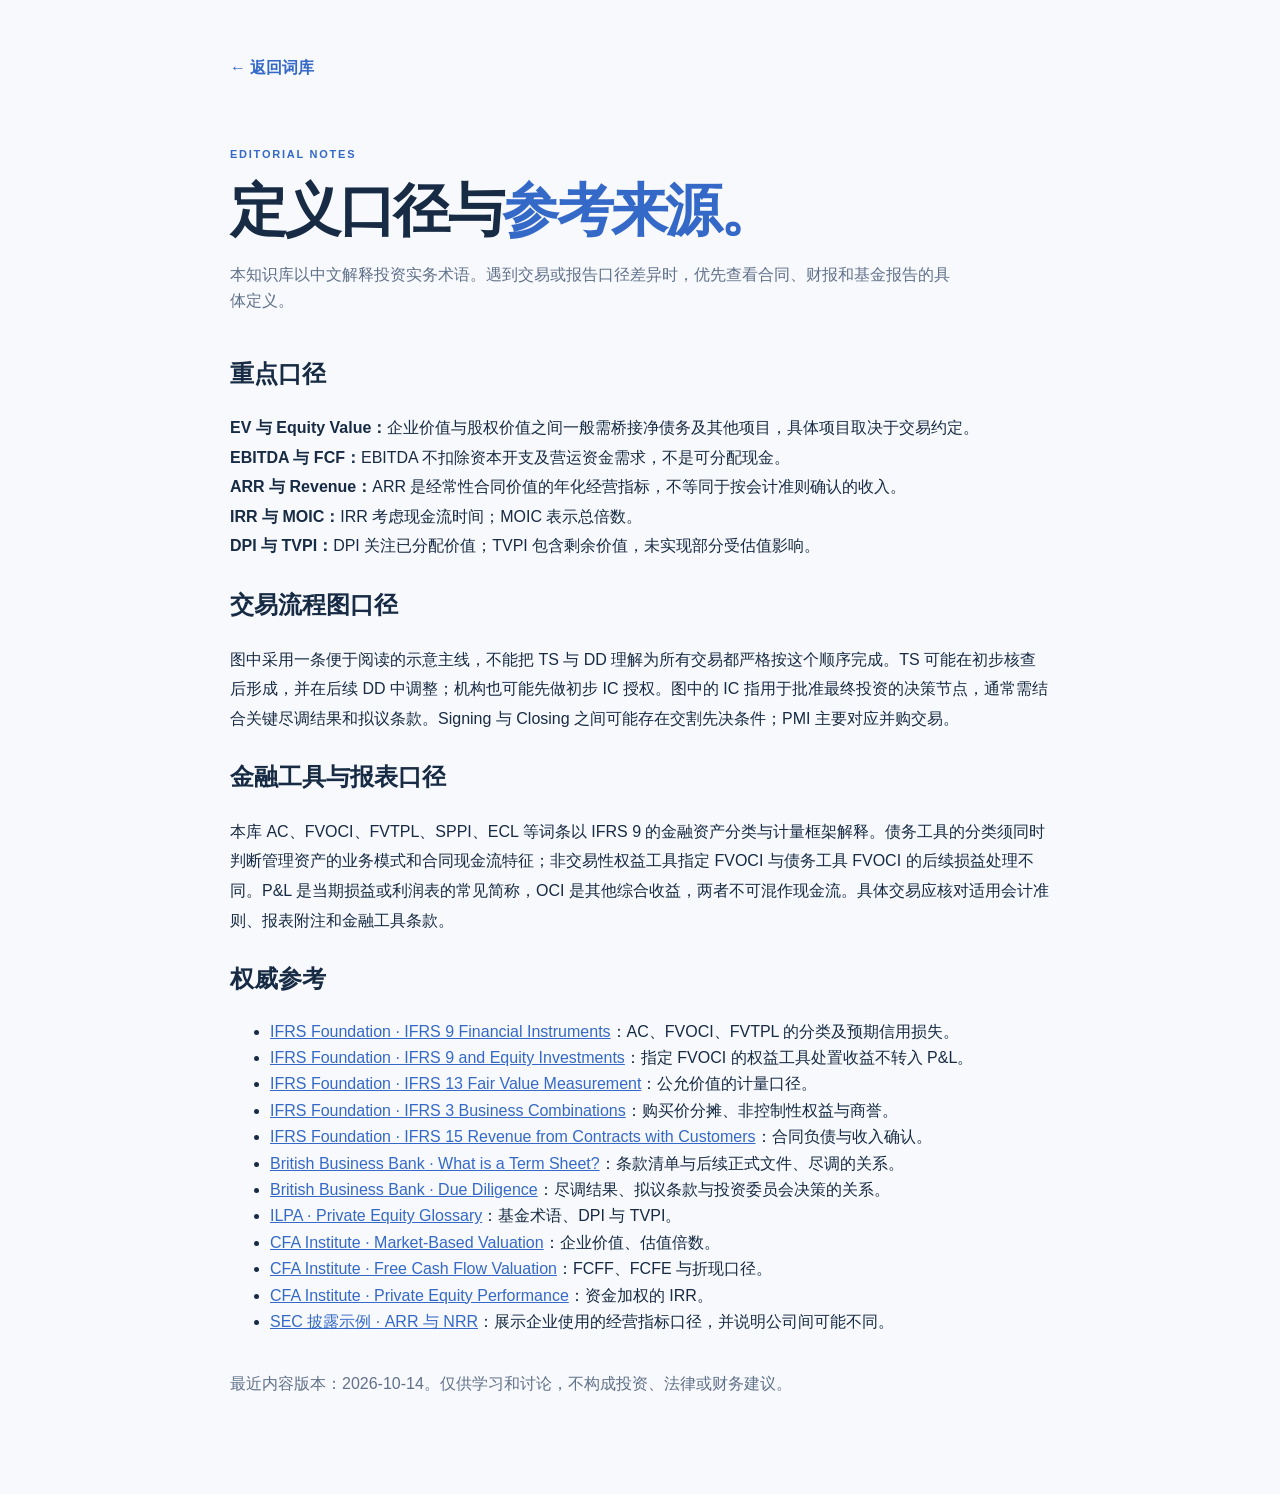
<file: sources.html>
<!doctype html>
<html lang="zh-CN">
<head>
  <meta charset="utf-8"><meta name="viewport" content="width=device-width, initial-scale=1">
  <meta name="color-scheme" content="light dark"><title>定义口径与参考来源｜Investment Glossary</title>
  <link rel="icon" href="./assets/icon.svg" type="image/svg+xml"><link rel="stylesheet" href="./styles.css">
</head>
<body>
  <main class="site-shell" style="max-width:820px;padding-top:55px;padding-bottom:80px">
    <a href="./" class="text-button" style="text-decoration:none">← 返回词库</a>
    <div class="view-intro compact"><p class="eyebrow">EDITORIAL NOTES</p><h1>定义口径与<em>参考来源。</em></h1><p>本知识库以中文解释投资实务术语。遇到交易或报告口径差异时，优先查看合同、财报和基金报告的具体定义。</p></div>
    <section class="detail-section"><h2>重点口径</h2>
      <p><strong>EV 与 Equity Value：</strong>企业价值与股权价值之间一般需桥接净债务及其他项目，具体项目取决于交易约定。<br>
      <strong>EBITDA 与 FCF：</strong>EBITDA 不扣除资本开支及营运资金需求，不是可分配现金。<br>
      <strong>ARR 与 Revenue：</strong>ARR 是经常性合同价值的年化经营指标，不等同于按会计准则确认的收入。<br>
      <strong>IRR 与 MOIC：</strong>IRR 考虑现金流时间；MOIC 表示总倍数。<br>
      <strong>DPI 与 TVPI：</strong>DPI 关注已分配价值；TVPI 包含剩余价值，未实现部分受估值影响。</p>
    </section>
    <section class="detail-section"><h2>交易流程图口径</h2>
      <p>图中采用一条便于阅读的示意主线，不能把 TS 与 DD 理解为所有交易都严格按这个顺序完成。TS 可能在初步核查后形成，并在后续 DD 中调整；机构也可能先做初步 IC 授权。图中的 IC 指用于批准最终投资的决策节点，通常需结合关键尽调结果和拟议条款。Signing 与 Closing 之间可能存在交割先决条件；PMI 主要对应并购交易。</p>
    </section>
    <section class="detail-section"><h2>金融工具与报表口径</h2>
      <p>本库 AC、FVOCI、FVTPL、SPPI、ECL 等词条以 IFRS 9 的金融资产分类与计量框架解释。债务工具的分类须同时判断管理资产的业务模式和合同现金流特征；非交易性权益工具指定 FVOCI 与债务工具 FVOCI 的后续损益处理不同。P&amp;L 是当期损益或利润表的常见简称，OCI 是其他综合收益，两者不可混作现金流。具体交易应核对适用会计准则、报表附注和金融工具条款。</p>
    </section>
    <section class="detail-section"><h2>权威参考</h2>
      <ul>
        <li><a href="https://www.ifrs.org/issued-standards/list-of-standards/ifrs-9-financial-instruments/" rel="noopener noreferrer" target="_blank">IFRS Foundation · IFRS 9 Financial Instruments</a>：AC、FVOCI、FVTPL 的分类及预期信用损失。</li>
        <li><a href="https://www.ifrs.org/news-and-events/news/2018/04/ifrs-9-and-equity-investments/" rel="noopener noreferrer" target="_blank">IFRS Foundation · IFRS 9 and Equity Investments</a>：指定 FVOCI 的权益工具处置收益不转入 P&amp;L。</li>
        <li><a href="https://www.ifrs.org/issued-standards/list-of-standards/ifrs-13-fair-value-measurement/" rel="noopener noreferrer" target="_blank">IFRS Foundation · IFRS 13 Fair Value Measurement</a>：公允价值的计量口径。</li>
        <li><a href="https://www.ifrs.org/issued-standards/list-of-standards/ifrs-3-business-combinations/" rel="noopener noreferrer" target="_blank">IFRS Foundation · IFRS 3 Business Combinations</a>：购买价分摊、非控制性权益与商誉。</li>
        <li><a href="https://www.ifrs.org/issued-standards/list-of-standards/ifrs-15-revenue-from-contracts-with-customers/" rel="noopener noreferrer" target="_blank">IFRS Foundation · IFRS 15 Revenue from Contracts with Customers</a>：合同负债与收入确认。</li>
        <li><a href="https://www.british-business-bank.co.uk/business-guidance/guidance-articles/business-essentials/what-is-a-term-sheet" rel="noopener noreferrer" target="_blank">British Business Bank · What is a Term Sheet?</a>：条款清单与后续正式文件、尽调的关系。</li>
        <li><a href="https://www.british-business-bank.co.uk/venture-link/due-diligence" rel="noopener noreferrer" target="_blank">British Business Bank · Due Diligence</a>：尽调结果、拟议条款与投资委员会决策的关系。</li>
        <li><a href="https://ilpa.org/resources-tools/private-equity-101/private-equity-glossary/" rel="noopener noreferrer" target="_blank">ILPA · Private Equity Glossary</a>：基金术语、DPI 与 TVPI。</li>
        <li><a href="https://www.cfainstitute.org/insights/professional-learning/refresher-readings/2026/market-based-valuation-price-enterprise-value-multiples" rel="noopener noreferrer" target="_blank">CFA Institute · Market-Based Valuation</a>：企业价值、估值倍数。</li>
        <li><a href="https://www.cfainstitute.org/insights/professional-learning/refresher-readings/2026/free-cash-flow-valuation" rel="noopener noreferrer" target="_blank">CFA Institute · Free Cash Flow Valuation</a>：FCFF、FCFE 与折现口径。</li>
        <li><a href="https://rpc.cfainstitute.org/research/cfa-digest/2018/11/dig-v48-n11-2" rel="noopener noreferrer" target="_blank">CFA Institute · Private Equity Performance</a>：资金加权的 IRR。</li>
        <li><a href="https://www.sec.gov/Archives/edgar/data/1831840/000162828024041725/final_analystdayxpresent.htm" rel="noopener noreferrer" target="_blank">SEC 披露示例 · ARR 与 NRR</a>：展示企业使用的经营指标口径，并说明公司间可能不同。</li>
      </ul>
    </section>
    <p style="color:var(--muted);margin-top:36px">最近内容版本：2026-10-14。仅供学习和讨论，不构成投资、法律或财务建议。</p>
  </main>
</body>
</html>
</file>
<file: styles.css>
:root {
  color-scheme: light;
  --page: #f7f9fc;
  --surface: #ffffff;
  --surface-soft: #f2f5fa;
  --ink: #172b44;
  --muted: #60718a;
  --faint: #8795a8;
  --line: #e2e9f1;
  --blue: #3569c8;
  --blue-deep: #224e9f;
  --blue-soft: #e9f0ff;
  --shadow: 0 16px 42px rgba(36, 65, 105, .055);
  --nav-bg: rgba(255, 255, 255, .94);
}
* { box-sizing: border-box; }
html { scroll-behavior: smooth; }
body { margin: 0; min-width: 320px; overflow-x: clip; background: var(--page); color: var(--ink); font: 16px/1.65 -apple-system, BlinkMacSystemFont, "Segoe UI", "PingFang SC", "Microsoft YaHei", sans-serif; }
button, input, select { font: inherit; }
button { cursor: pointer; }
button:focus-visible, a:focus-visible, input:focus-visible, select:focus-visible, [role="button"]:focus-visible { outline: 3px solid #7ca9ff; outline-offset: 3px; }
a { color: var(--blue); }
em { color: var(--blue); font-style: normal; }
[hidden] { display: none !important; }
.sr-only { position: absolute; width: 1px; height: 1px; padding: 0; margin: -1px; overflow: hidden; clip: rect(0,0,0,0); white-space: nowrap; border: 0; }
.skip-link { position: absolute; z-index: 100; top: -70px; left: 20px; background: var(--surface); padding: 12px 18px; border-radius: 12px; }
.skip-link:focus { top: 12px; }
.site-shell { width: min(100% - 64px, 1200px); margin: 0 auto; }
.site-header { height: 88px; display: flex; justify-content: space-between; align-items: center; gap: 16px; border-bottom: 1px solid var(--line); }
.brand { display: flex; align-items: center; gap: 12px; white-space: nowrap; }
.brand-mark { width: 42px; height: 42px; display: inline-flex; position: relative; justify-content: center; align-items: center; border-radius: 13px; background: var(--ink); color: #fff; font-size: 14px; font-weight: 800; letter-spacing: -.06em; }
.brand-mark-dot { position: absolute; bottom: 7px; right: 7px; width: 5px; height: 5px; border-radius: 50%; background: #75a7ff; }
.brand-copy { display: flex; flex-direction: column; line-height: 1.2; }
.brand-copy strong { font-size: 14px; letter-spacing: -.02em; }
.brand-copy small { margin-top: 5px; font-size: 11px; color: var(--faint); letter-spacing: .08em; }
.header-actions { display: flex; align-items: center; gap: 9px; }
.theme-label { color: var(--muted); font-size: 13px; }
#theme-select { color: var(--ink); background: var(--surface); border: 1px solid var(--line); border-radius: 11px; padding: 7px 10px; font-size: 13px; }
.icon-button { display: inline-grid; place-items: center; width: 38px; height: 38px; border: 1px solid var(--line); border-radius: 11px; background: var(--surface); color: var(--ink); }
.install-btn { font-size: 22px; line-height: 1; }
.hero { min-height: 380px; margin-top: 28px; padding: 58px 6.5%; border-radius: 25px; overflow: hidden; position: relative; display: flex; align-items: center; background: linear-gradient(120deg, #ecf3ff 0%, #f5f8ff 53%, #e7effd 100%); }
.hero:after { content: ""; position: absolute; inset: 0; opacity: .35; pointer-events: none; background-image: radial-gradient(#9eb8e0 1px, transparent 1px); background-size: 23px 23px; mask-image: linear-gradient(90deg, transparent 45%, black); }
.hero-copy { position: relative; z-index: 2; max-width: 590px; }
.eyebrow { color: var(--blue); font-size: 11px; font-weight: 800; letter-spacing: .16em; margin: 0 0 13px; }
.eyebrow-line { display: inline-block; width: 17px; height: 1px; background: currentColor; vertical-align: middle; margin-right: 7px; }
h1, h2, h3, p { overflow-wrap: anywhere; }
h1 { margin: 0; font-size: clamp(38px, 5vw, 66px); line-height: 1.18; font-weight: 780; letter-spacing: -.045em; }
.hero-lede { max-width: 570px; margin: 22px 0 28px; color: #536780; line-height: 1.85; }
.hero-metrics { display: flex; gap: 36px; }
.hero-metrics span { display: flex; align-items: baseline; gap: 7px; }
.hero-metrics strong { font-size: 23px; line-height: 1; letter-spacing: -.04em; }
.hero-metrics small { color: var(--muted); font-size: 12px; }
.hero-graphic { width: 300px; height: 300px; position: absolute; right: 8%; top: 50%; transform: translateY(-50%); }
.orbit { position: absolute; border: 1px solid rgba(59, 104, 184, .23); border-radius: 50%; inset: 14px; }
.orbit-two { inset: -18px; opacity: .48; }
.graphic-center { position: absolute; inset: 72px; display: flex; flex-direction: column; align-items: center; justify-content: center; border-radius: 50%; background: #244c8d; color: #fff; box-shadow: 0 28px 50px rgba(31, 73, 142, .24); }
.graphic-center span { font-size: 46px; line-height: 1; font-weight: 800; letter-spacing: -.06em; }
.graphic-center small { margin-top: 7px; font-size: 13px; opacity: .8; }
.graphic-pill { position: absolute; display: grid; place-items: center; min-width: 60px; height: 36px; padding: 0 12px; border-radius: 20px; background: var(--surface); color: var(--blue-deep); font-size: 13px; font-weight: 800; box-shadow: 0 8px 24px rgba(44, 76, 133, .1); }
.pill-one { top: 18px; left: 40px; } .pill-two { top: 94px; right: -2px; } .pill-three { bottom: 16px; left: 30px; }
.section-heading { display: flex; justify-content: space-between; align-items: end; gap: 20px; margin: 55px 0 22px; }
.section-heading .eyebrow { margin-bottom: 4px; }
.section-heading h2, .panel-heading h2 { margin: 0; font-size: 29px; letter-spacing: -.035em; }
.section-heading > p { color: var(--muted); margin: 0 0 4px; font-size: 14px; }
.search-box { min-height: 62px; display: flex; align-items: center; gap: 13px; padding: 0 19px; border: 1px solid var(--line); border-radius: 16px; background: var(--surface); box-shadow: var(--shadow); }
.search-box:focus-within { border-color: #8cadde; box-shadow: 0 0 0 4px rgba(80, 130, 220, .1); }
.search-box svg { width: 22px; flex: 0 0 22px; fill: none; stroke: var(--blue); stroke-width: 2; stroke-linecap: round; }
.search-box input { flex: 1; min-width: 0; border: 0; outline: 0; background: transparent; color: var(--ink); font-size: 17px; }
.search-box input::placeholder { color: var(--faint); }
.search-shortcut { border: 1px solid var(--line); border-radius: 5px; padding: 1px 7px; color: var(--faint); font-size: 12px; }
.chip-row { display: flex; gap: 9px; overflow-x: auto; padding: 18px 1px 8px; scrollbar-width: none; }
.chip-row::-webkit-scrollbar { display: none; }
.chip { flex: 0 0 auto; border: 1px solid var(--line); border-radius: 999px; padding: 8px 13px; background: var(--surface); color: var(--muted); font-size: 13px; white-space: nowrap; }
.chip:hover, .chip[aria-pressed="true"] { border-color: var(--blue); color: var(--blue-deep); background: var(--blue-soft); }
.result-bar { display: flex; justify-content: space-between; color: var(--faint); font-size: 13px; margin: 21px 0 14px; }
.term-grid { display: grid; grid-template-columns: repeat(3, minmax(0, 1fr)); gap: 16px; }
.term-card { min-width: 0; min-height: 184px; position: relative; display: flex; flex-direction: column; padding: 23px; border: 1px solid var(--line); border-radius: 18px; background: var(--surface); box-shadow: 0 7px 24px rgba(34, 62, 100, .025); transition: transform .18s, box-shadow .18s, border-color .18s; }
.term-card:hover { transform: translateY(-3px); box-shadow: var(--shadow); border-color: #c7d8ef; }
.card-main { display: block; width: 100%; flex: 1; text-align: left; border: 0; padding: 0; background: none; color: inherit; }
.card-top { display: flex; align-items: center; justify-content: space-between; gap: 8px; margin-bottom: 13px; }
.category-tag { color: var(--blue); font-size: 11px; font-weight: 700; letter-spacing: .02em; }
.card-arrow { color: #a2b0c1; font-size: 18px; line-height: 1; }
.term-card h3 { font-size: 24px; line-height: 1.2; margin: 0 0 7px; letter-spacing: -.03em; }
.term-card .card-zh { color: var(--ink); font-size: 16px; margin: 0 0 7px; }
.term-card .card-plain { color: var(--muted); font-size: 16px; line-height: 1.65; margin: 0; display: -webkit-box; -webkit-line-clamp: 2; -webkit-box-orient: vertical; overflow: hidden; }
.card-footer { display: flex; justify-content: space-between; align-items: center; gap: 10px; border-top: 1px solid var(--line); margin-top: 17px; padding-top: 12px; }
.card-footer span { color: var(--faint); font-size: 12px; }
.bookmark { width: 36px; height: 36px; display: grid; place-items: center; border: 0; border-radius: 9px; background: transparent; color: var(--muted); font-size: 24px; line-height: 1; }
.bookmark:hover, .bookmark[aria-pressed="true"] { background: var(--blue-soft); color: var(--blue); }
.empty-state { padding: 65px 18px; text-align: center; background: var(--surface); border: 1px dashed var(--line); border-radius: 18px; }
.empty-state > span { font-size: 48px; color: var(--blue); }
.empty-state h3 { margin: 3px 0; font-size: 20px; }
.empty-state p { color: var(--muted); margin: 0 0 15px; }
.text-button { border: 0; padding: 8px 0; background: none; color: var(--blue); font-weight: 700; }
.text-button:hover { text-decoration: underline; }
.view-intro { padding: 64px 0 24px; max-width: 790px; }
.view-intro h1 { font-size: clamp(37px, 5vw, 57px); }
.view-intro > p:last-child { color: var(--muted); max-width: 720px; margin: 18px 0 0; }
.view-intro.compact { padding-bottom: 15px; }
.learning-panel { padding: 29px; border: 1px solid var(--line); border-radius: 20px; background: var(--surface); box-shadow: var(--shadow); }
.panel-heading { display: flex; justify-content: space-between; align-items: end; gap: 15px; }
.panel-heading .eyebrow { margin-bottom: 2px; }
.panel-heading h2 { font-size: 24px; }
.progress-copy { color: var(--muted); font-size: 13px; margin: 18px 0 9px; }
.progress-track { height: 7px; border-radius: 10px; background: var(--surface-soft); overflow: hidden; }
.progress-track span { display: block; height: 100%; width: 0%; border-radius: 10px; background: linear-gradient(90deg, #3569c8, #78a8f4); transition: width .3s; }
.recommendations { display: grid; grid-template-columns: repeat(5, minmax(0,1fr)); gap: 10px; margin-top: 20px; }
.recommendation { min-width: 0; min-height: 100px; text-align: left; border: 1px solid var(--line); border-radius: 13px; padding: 14px; background: var(--page); color: var(--ink); }
.recommendation:hover { border-color: var(--blue); }
.recommendation strong { display: block; font-size: 17px; overflow-wrap: anywhere; }
.recommendation span { display: block; margin-top: 5px; color: var(--muted); font-size: 12px; }
.diagram-heading { margin-top: 53px; }
.diagram-grid { display: grid; grid-template-columns: repeat(2, minmax(0, 1fr)); gap: 18px; }
.diagram-card { min-width: 0; margin: 0; padding: 24px; border: 1px solid var(--line); border-radius: 20px; background: var(--surface); box-shadow: var(--shadow); }
.diagram-head { display: flex; align-items: start; gap: 12px; margin-bottom: 14px; }
.diagram-number { color: var(--blue); font-size: 12px; font-weight: 800; letter-spacing: .1em; margin-top: 3px; }
.diagram-head h3 { font-size: 21px; margin: 0; line-height: 1.3; }
.diagram-head p { color: var(--muted); font-size: 13px; margin: 4px 0 0; }
.diagram-svg { display: block; width: min(100%, 420px); margin: 0 auto; height: auto; color: var(--ink); }
.diagram-svg .node { cursor: pointer; }
.diagram-svg .node rect, .diagram-svg .node path { fill: var(--blue-soft); stroke: #9dbbea; stroke-width: 1.5; }
.diagram-svg .node text { fill: var(--blue-deep); font-size: 18px; font-weight: 700; }
.diagram-svg .node .subtext { fill: var(--muted); font-size: 14.5px; font-weight: 500; }
.diagram-svg .node:hover rect, .diagram-svg .node:focus-visible rect { stroke: var(--blue); stroke-width: 2.5; }
.diagram-svg .plain-node rect { fill: var(--surface-soft); stroke: var(--line); stroke-width: 1.5; }
.diagram-svg .plain-node text { fill: var(--ink); font-size: 16px; font-weight: 650; }
.diagram-svg .plain-node .subtext { fill: var(--muted); font-size: 11px; font-weight: 500; }
.diagram-svg .hint-text { fill: var(--muted); font-size: 13px; }
.diagram-svg .muted-text { fill: var(--faint); font-size: 12px; }
.diagram-svg .strong-text { fill: var(--ink); font-size: 15px; font-weight: 700; }
.diagram-svg .line { stroke: #a8b9d3; stroke-width: 2; fill: none; }
.diagram-svg .accent-line { stroke: var(--blue); stroke-width: 2; fill: none; }
.diagram-note { min-height: 44px; color: var(--muted); font-size: 16px; margin: 10px 0 0; line-height: 1.7; }
.saved-search { margin-top: 15px; }
.site-footer { display: flex; flex-wrap: wrap; align-items: center; gap: 12px 22px; color: var(--faint); font-size: 12px; border-top: 1px solid var(--line); margin: 70px 0 115px; padding: 24px 0; }
.site-footer span { font-weight: 800; letter-spacing: .08em; }
.site-footer p { flex: 1; margin: 0; }
.site-footer a { white-space: nowrap; text-decoration: none; font-weight: 650; }
.site-footer button { border: 0; padding: 0; background: none; color: var(--blue); font-size: 12px; font-weight: 650; }
.site-footer button:hover { text-decoration: underline; }
.bottom-nav { display: flex; gap: 5px; position: fixed; z-index: 20; left: 50%; top: 24px; transform: translateX(-50%); padding: 5px; border: 1px solid var(--line); border-radius: 14px; background: var(--nav-bg); box-shadow: 0 10px 28px rgba(27, 51, 84, .1); backdrop-filter: blur(16px); }
.bottom-nav button { min-width: 95px; border: 0; border-radius: 10px; padding: 7px 10px; background: none; color: var(--muted); font-size: 13px; }
.bottom-nav button[aria-current="page"] { color: var(--blue-deep); background: var(--blue-soft); font-weight: 750; }
.nav-icon { display: none; }
dialog { width: min(calc(100% - 32px), 680px); max-height: min(88vh, 900px); padding: 0; border: 1px solid var(--line); border-radius: 22px; background: var(--surface); color: var(--ink); box-shadow: 0 28px 90px rgba(10, 27, 52, .28); }
dialog::backdrop { background: rgba(13, 30, 55, .54); backdrop-filter: blur(3px); }
.dialog-frame { padding: 24px 30px 30px; }
.dialog-top { display: flex; align-items: center; justify-content: space-between; gap: 15px; }
.dialog-category { color: var(--blue); font-size: 12px; font-weight: 750; }
.close-button { font-size: 25px; line-height: 1; }
.dialog-title { margin: 9px 0 3px; font-size: clamp(31px, 5vw, 42px); line-height: 1.2; letter-spacing: -.035em; }
.dialog-full { color: var(--muted); margin: 0 0 18px; font-size: 16px; }
.dialog-zh { padding: 17px 19px; border-radius: 13px; background: var(--blue-soft); color: var(--blue-deep); font-size: 17px; line-height: 1.75; }
.detail-section { margin-top: 24px; }
.detail-section h3 { color: var(--faint); font-size: 12px; letter-spacing: .09em; margin: 0 0 7px; }
.detail-section p { margin: 0; line-height: 1.85; }
.detail-note { padding: 15px 17px; border-left: 3px solid var(--blue); background: var(--surface-soft); border-radius: 0 9px 9px 0; }
.related-list { display: flex; flex-wrap: wrap; gap: 8px; }
.related-list button { border: 1px solid var(--line); border-radius: 999px; padding: 7px 13px; background: var(--surface); color: var(--blue); font-size: 13px; }
.related-list button:hover { border-color: var(--blue); background: var(--blue-soft); }
.detail-actions { display: flex; flex-wrap: wrap; gap: 9px; border-top: 1px solid var(--line); margin-top: 27px; padding-top: 19px; }
.action-button { border: 1px solid var(--line); border-radius: 11px; padding: 9px 15px; background: var(--surface); color: var(--ink); font-size: 14px; }
.action-button.active { border-color: #9ebcef; color: var(--blue); background: var(--blue-soft); }
.toast { position: fixed; z-index: 60; bottom: 92px; left: 50%; transform: translate(-50%, 15px); max-width: calc(100% - 32px); padding: 9px 16px; border-radius: 10px; background: var(--ink); color: #fff; box-shadow: var(--shadow); opacity: 0; pointer-events: none; transition: opacity .2s, transform .2s; font-size: 13px; text-align: center; }
.toast.show { opacity: 1; transform: translate(-50%, 0); }
.no-script { padding: 20px; text-align: center; }
@media (max-width: 1050px) {
  .hero-graphic { right: 2%; opacity: .68; }
  .hero-copy { max-width: 62%; }
  .term-grid { grid-template-columns: repeat(2, minmax(0,1fr)); }
}
@media (max-width: 760px) {
  .site-shell { width: min(100% - 32px, 620px); }
  .site-header { height: 69px; }
  .brand-mark { width: 37px; height: 37px; }
  .brand-copy strong { font-size: 12px; }
  .brand-copy small { font-size: 10px; }
  .theme-label { display: none; }
  #theme-select { width: 86px; padding: 7px 3px; font-size: 12px; }
  .install-btn { width: 34px; height: 34px; font-size: 19px; }
  .hero { min-height: 0; margin-top: 15px; padding: 41px 26px 37px; border-radius: 19px; }
  .hero-copy { max-width: none; }
  .hero-graphic { display: none; }
  .hero h1 { font-size: clamp(36px, 9vw, 49px); }
  .hero-lede { font-size: 16px; margin: 18px 0 25px; }
  .hero-metrics { gap: 21px; }
  .hero-metrics span { display: block; }
  .hero-metrics strong, .hero-metrics small { display: block; }
  .hero-metrics strong { font-size: 21px; }
  .hero-metrics small { margin-top: 4px; font-size: 11px; }
  .section-heading { display: block; margin: 38px 0 17px; }
  .section-heading h2 { font-size: 26px; }
  .section-heading > p { margin-top: 4px; }
  .search-box { min-height: 58px; }
  .search-box input { font-size: 16px; }
  .search-shortcut { display: none; }
  .chip-row { margin-right: -16px; padding-right: 16px; }
  .term-grid { grid-template-columns: 1fr; gap: 11px; }
  .term-card { min-height: 155px; padding: 18px; }
  .term-card h3 { font-size: 22px; }
  .card-footer { margin-top: 12px; }
  .view-intro { padding: 42px 0 21px; }
  .view-intro h1 { font-size: 37px; }
  .learning-panel { padding: 20px; }
  .panel-heading h2 { font-size: 21px; }
  .recommendations { grid-template-columns: repeat(2, minmax(0,1fr)); }
  .recommendation { min-height: 83px; }
  .diagram-grid { grid-template-columns: 1fr; gap: 15px; }
  .diagram-card { padding: 18px 14px; }
  .diagram-svg { width: calc(100% + 28px); max-width: none; margin-left: -14px; }
  .site-footer { margin: 45px 0 100px; }
  .site-footer p { flex-basis: 100%; order: 3; }
  .bottom-nav { top: auto; bottom: 0; width: 100%; height: calc(66px + env(safe-area-inset-bottom)); left: 0; transform: none; justify-content: space-around; gap: 0; padding: 4px 8px env(safe-area-inset-bottom); border-radius: 16px 16px 0 0; border-bottom: 0; }
  .bottom-nav button { min-width: 0; width: 33.333%; padding: 5px 2px; font-size: 11px; }
  .nav-icon { display: block; font-size: 25px; line-height: 1.1; }
  dialog { width: calc(100% - 16px); max-height: calc(100dvh - 25px); border-radius: 18px; }
  .dialog-frame { padding: 18px 20px 24px; }
  .dialog-title { font-size: 33px; }
}
@media (max-width: 390px) {
  .brand-copy strong { font-size: 11px; }
  #theme-select { width: 77px; }
  .hero { padding: 35px 22px; }
  .hero-metrics { gap: 16px; }
  .recommendations { gap: 7px; }
}
@media (prefers-reduced-motion: reduce) {
  html { scroll-behavior: auto; }
  *, *::before, *::after { animation-duration: .01ms !important; transition-duration: .01ms !important; }
}
@media (prefers-color-scheme: dark) {
  :root:not([data-theme="light"]) {
    color-scheme: dark;
    --page: #111b29; --surface: #1b2a3d; --surface-soft: #22334a; --ink: #edf3fc; --muted: #adbbce; --faint: #8d9eb3; --line: #34475e; --blue: #8db7ff; --blue-deep: #c3d9ff; --blue-soft: #263e62; --shadow: 0 16px 42px rgba(0,0,0,.13); --nav-bg: rgba(27,42,61,.94);
  }
  :root:not([data-theme="light"]) .hero { background: linear-gradient(120deg, #20395c, #1c2f4a 58%, #1b344e); }
  :root:not([data-theme="light"]) .hero-lede { color: #c1cde0; }
  :root:not([data-theme="light"]) .brand-mark { background: #d7e5ff; color: #182b45; }
}
:root[data-theme="dark"] {
  color-scheme: dark;
  --page: #111b29; --surface: #1b2a3d; --surface-soft: #22334a; --ink: #edf3fc; --muted: #adbbce; --faint: #8d9eb3; --line: #34475e; --blue: #8db7ff; --blue-deep: #c3d9ff; --blue-soft: #263e62; --shadow: 0 16px 42px rgba(0,0,0,.13); --nav-bg: rgba(27,42,61,.94);
}
:root[data-theme="dark"] .hero { background: linear-gradient(120deg, #20395c, #1c2f4a 58%, #1b344e); }
:root[data-theme="dark"] .hero-lede { color: #c1cde0; }
:root[data-theme="dark"] .brand-mark { background: #d7e5ff; color: #182b45; }
</file>
